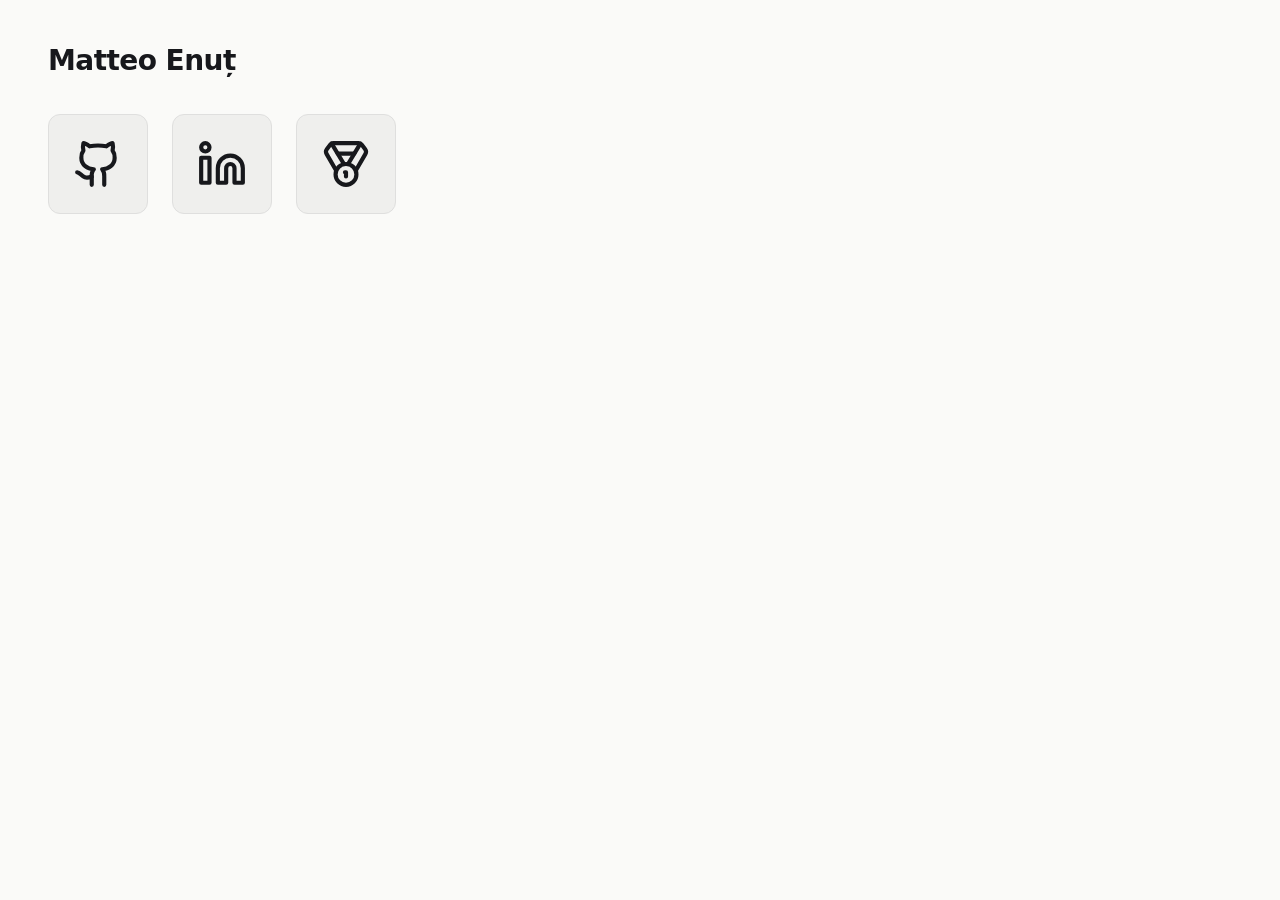
<file: index.html>
<!DOCTYPE html>
<html lang="en">
<head>
    <meta charset="UTF-8">
    <meta name="viewport" content="width=device-width, initial-scale=1">
    <link rel="stylesheet" href="style.css">
    <title>test</title>
</head>
<body>
    <h1>Matteo Enuț</h1>
    <div class="social-links">
        <!-- GitHub Icon -->
        <a href="https://github.com/toeteo" target="_blank" rel="noopener noreferrer" aria-label="GitHub" title="github">
            <svg class="icon" viewBox="0 0 24 24" fill="none" stroke="currentColor" stroke-width="2" stroke-linecap="round" stroke-linejoin="round">
                <path d="M15 22v-4a4.8 4.8 0 0 0-1-3.5c3 0 6-2 6-5.5.08-1.25-.27-2.48-1-3.5.28-1.15.28-2.35 0-3.5 0 0-1 0-3 1.5-2.64-.5-5.36-.5-8 0C6 2 5 2 5 2c-.3 1.15-.3 2.35 0 3.5A5.403 5.403 0 0 0 4 9c0 3.5 3 5.5 6 5.5-.39.49-.68 1.05-.85 1.65-.17.6-.22 1.23-.15 1.85v4"></path>
                <path d="M9 18c-4.51 2-5-2-7-2"></path>
            </svg>
        </a>

        <!-- LinkedIn Icon -->
        <a href="https://linkedin.com/in/matteo-enut" target="_blank" rel="noopener noreferrer" aria-label="LinkedIn" title="linkedin">
            <svg class="icon" viewBox="0 0 24 24" fill="none" stroke="currentColor" stroke-width="2" stroke-linecap="round" stroke-linejoin="round">
                <path d="M16 8a6 6 0 0 1 6 6v7h-4v-7a2 2 0 0 0-2-2 2 2 0 0 0-2 2v7h-4v-7a6 6 0 0 1 6-6z"></path>
                <rect x="2" y="9" width="4" height="12"></rect>
                <circle cx="4" cy="4" r="2"></circle>
            </svg>
        </a>

        <!-- Country Ranker Icon-->
        <a href="ranker" rel="noopener noreferrer" aria-label="CountryRanker" title="country ranker">
            <svg class="icon" viewBox="0 0 24 24" fill="none" stroke="currentColor" stroke-width="2" stroke-linecap="round" stroke-linejoin="round"><path d="M7.21 15 2.66 7.14a2 2 0 0 1 .13-2.2L4.4 2.8A2 2 0 0 1 6 2h12a2 2 0 0 1 1.6.8l1.6 2.14a2 2 0 0 1 .14 2.2L16.79 15"/><path d="M11 12 5.12 2.2"/><path d="m13 12 5.88-9.8"/><path d="M8 7h8"/><circle cx="12" cy="17" r="5"/><path d="M12 18v-2h-.5"/></svg>
        </a>
    </div>
</body>
</html>
</file>
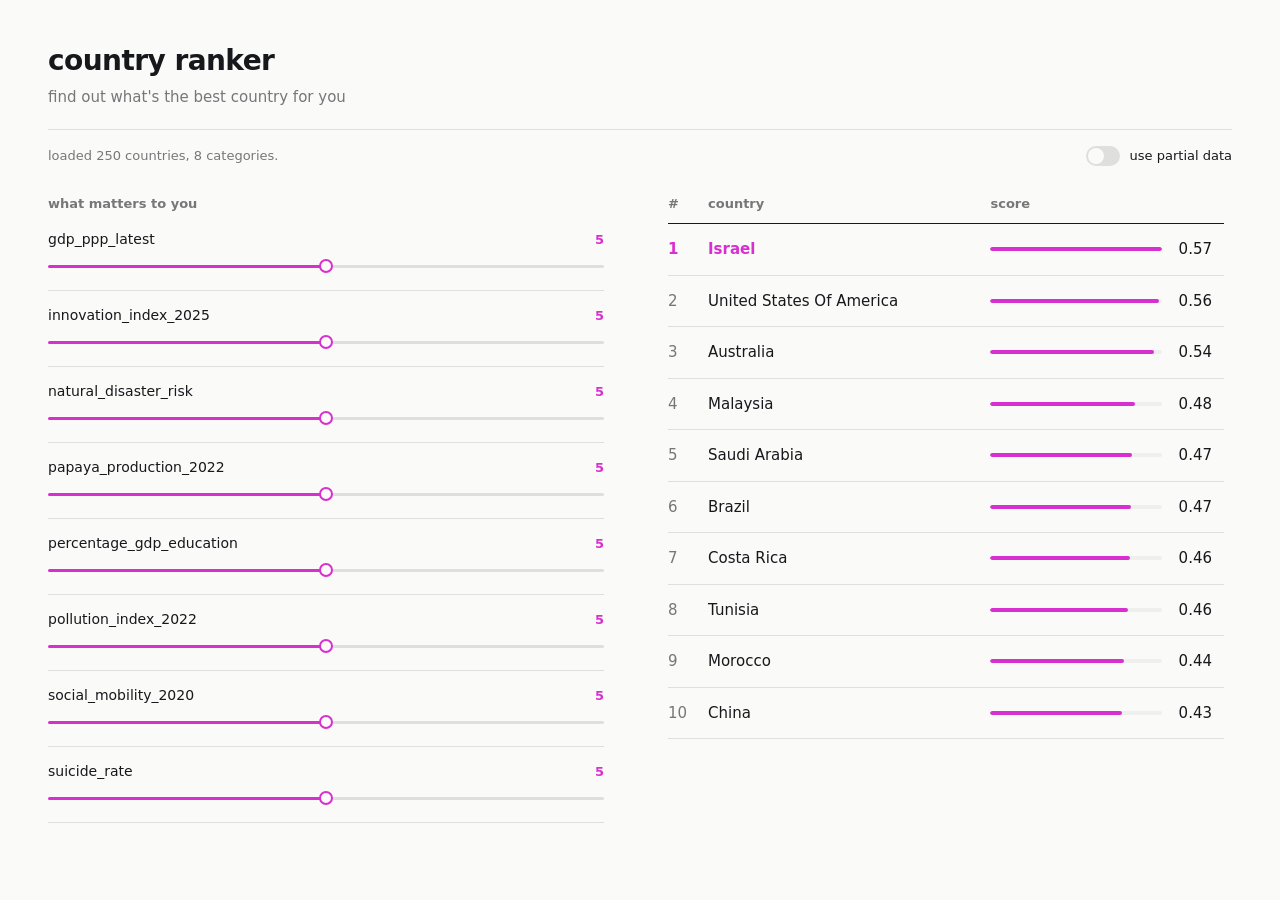
<file: ranker.html>
<!DOCTYPE html>
<html lang="en">
<head>
<meta charset="UTF-8">
<meta name="viewport" content="width=device-width, initial-scale=1">
<title>country ranker</title>
<link rel="stylesheet" href="style.css">
</head>
<body>

  <header>
    <h1>country ranker</h1>
    <h2>find out what's the best country for you</h2>
    <div class="meta">
      <h5 id="status">loading index.json...</h5>
      <label class="toggle">
        <input type="checkbox" id="partialToggle">
        use partial data
      </label>
    </div>
  </header>

  <div id="layout">
    <div id="categories">
      <h3 class="panel-title">what matters to you</h3>
      <div id="categoryList"></div>
    </div>
    <div id="results">
      <table id="resultsTable">
        <thead><tr id="resultsHead"></tr></thead>
        <tbody id="resultsBody"></tbody>
      </table>
      <div id="emptyState" class="empty" hidden>set at least one category above 0 to see a ranking.</div>
    </div>
  </div>

<script src="main.js"></script>
</body>
</html>
</file>
<file: style.css>
/* Palette: three colors only. Greys are tints of these. */
:root {
--bg: #fafaf8;      /* paper */
--ink: #17181c;     /* text */
--accent: #d82fd0;  /* interactive + highlights */

--muted: color-mix(in srgb, var(--ink) 58%, var(--bg));
--line: color-mix(in srgb, var(--ink) 12%, var(--bg));
--soft: color-mix(in srgb, var(--ink) 5%, var(--bg));

--font: "Inter", ui-sans-serif, system-ui, -apple-system, "Segoe UI", Roboto, "Helvetica Neue", Arial, sans-serif;
}

* { box-sizing: border-box; }

html, body {
margin: 0;
height: 100%;
background: var(--bg);
color: var(--ink);
font-family: var(--font);
font-size: 15px;
line-height: 1.5;
-webkit-font-smoothing: antialiased;
}

body {
display: flex;
flex-direction: column;
padding: 40px 48px 32px;
max-width: 1280px;
margin: 0 auto;
}

header { margin-bottom: 28px; }

h1 {
margin: 0;
font-size: 28px;
font-weight: 650;
letter-spacing: -0.02em;
}

h2 {
margin: 4px 0 0;
font-size: 15px;
font-weight: 400;
color: var(--muted);
}

.meta {
display: flex;
align-items: center;
justify-content: space-between;
gap: 16px;
margin-top: 20px;
padding-top: 16px;
border-top: 1px solid var(--line);
}

#status {
margin: 0;
font-size: 13px;
font-weight: 400;
color: var(--muted);
}

.toggle {
display: inline-flex;
align-items: center;
gap: 10px;
font-size: 13px;
cursor: pointer;
user-select: none;
}

/* Switch */
.toggle input {
appearance: none;
-webkit-appearance: none;
position: relative;
width: 34px;
height: 20px;
margin: 0;
border-radius: 999px;
background: var(--line);
cursor: pointer;
transition: background .2s;
}
.toggle input::after {
content: "";
position: absolute;
top: 2px;
left: 2px;
width: 16px;
height: 16px;
border-radius: 50%;
background: var(--bg);
box-shadow: 0 0 0 1px var(--line);
transition: transform .2s;
}
.toggle input:checked { background: var(--accent); }
.toggle input:checked::after { transform: translateX(14px); box-shadow: none; }

#layout {
display: flex;
flex: 1;
min-height: 0;
gap: 56px;
}

#categories,
#results {
flex: 1 1 0;
min-width: 0;
overflow-y: auto;
padding-right: 8px;
}

/* Subtle scrollbars */
#categories, #results { scrollbar-width: thin; scrollbar-color: var(--line) transparent; }

.panel-title {
margin: 0 0 12px;
font-size: 13px;
font-weight: 600;
color: var(--muted);
}

/* Categories */
.category-row {
display: flex;
flex-direction: column;
gap: 6px;
padding: 14px 0;
border-bottom: 1px solid var(--line);
}
.category-row:first-child { padding-top: 4px; }

.category-row-top {
display: flex;
justify-content: space-between;
align-items: baseline;
gap: 12px;
}
.category-row-top label {
font-size: 14px;
text-transform: lowercase;
}
.category-row-top span {
font-size: 13px;
font-variant-numeric: tabular-nums;
color: var(--muted);
min-width: 2ch;
text-align: right;
}
.category-row.active .category-row-top span { color: var(--accent); font-weight: 600; }

/* Range slider */
.category-row input[type="range"] {
--pct: 50%;
appearance: none;
-webkit-appearance: none;
width: 100%;
height: 20px;
margin: 0;
background: transparent;
cursor: pointer;
}
.category-row input[type="range"]::-webkit-slider-runnable-track {
height: 3px;
border-radius: 3px;
background: linear-gradient(to right, var(--accent) var(--pct), var(--line) var(--pct));
}
.category-row input[type="range"]::-moz-range-track {
height: 3px;
border-radius: 3px;
background: var(--line);
}
.category-row input[type="range"]::-moz-range-progress {
height: 3px;
border-radius: 3px;
background: var(--accent);
}
.category-row input[type="range"]::-webkit-slider-thumb {
-webkit-appearance: none;
width: 14px;
height: 14px;
margin-top: -5.5px;
border-radius: 50%;
border: 2px solid var(--accent);
background: var(--bg);
transition: transform .15s;
}
.category-row input[type="range"]::-moz-range-thumb {
width: 10px;
height: 10px;
border-radius: 50%;
border: 2px solid var(--accent);
background: var(--bg);
}
.category-row input[type="range"]:hover::-webkit-slider-thumb { transform: scale(1.15); }

:focus-visible {
outline: 2px solid var(--accent);
outline-offset: 3px;
border-radius: 4px;
}

/* Results */
table {
width: 100%;
border-collapse: collapse;
font-variant-numeric: tabular-nums;
}
thead th {
position: sticky;
top: 0;
background: var(--bg);
text-align: left;
font-size: 13px;
font-weight: 600;
color: var(--muted);
padding: 0 12px 10px 0;
border-bottom: 1px solid var(--ink);
}
tbody td {
padding: 14px 12px 14px 0;
border-bottom: 1px solid var(--line);
vertical-align: middle;
}
tbody td:first-child { width: 40px; color: var(--muted); }
tbody td.country { font-weight: 500; text-transform: capitalize; }
tbody tr:first-child td.country,
tbody tr:first-child td:first-child { color: var(--accent); font-weight: 650; }

td.score-cell { width: 42%; }
.score {
display: flex;
align-items: center;
gap: 12px;
}
.bar {
flex: 1;
height: 4px;
border-radius: 4px;
background: var(--soft);
overflow: hidden;
}
.bar i {
display: block;
height: 100%;
background: var(--accent);
border-radius: 4px;
transition: width .25s ease;
}
.score b { font-weight: 500; min-width: 4ch; text-align: right; }

.empty {
padding: 48px 0;
color: var(--muted);
font-size: 14px;
}

/* Social Icons Row */
.social-links {
  display: flex;
  gap: 24px;
  margin-top: 32px;
}

.social-links a {
  display: inline-flex;
  align-items: center;
  justify-content: center;
  width: 100px;
  height: 100px;
  border-radius: 12px;
  background: var(--soft);
  border: 1px solid var(--line);
  color: var(--ink);
  transition: transform 0.15s ease, border-color 0.15s ease, color 0.15s ease, background 0.15s ease;
}

.icon {
  width: 50px;
  height: 50px;
}

/* Hover & Focus Interactions using your accent color */
.social-links a:hover,
.social-links a:focus {
  transform: translateY(-2px);
  border-color: var(--accent);
  color: var(--accent);
  background: var(--bg);
}

@media (max-width: 800px) {
html, body { height: auto; }
body { padding: 24px 20px; }
#layout { flex-direction: column; gap: 32px; }
#categories, #results { overflow: visible; padding-right: 0; }
.meta { flex-direction: column; align-items: flex-start; }
}

@media (prefers-reduced-motion: reduce) {
* { transition: none !important; }
}
</file>
